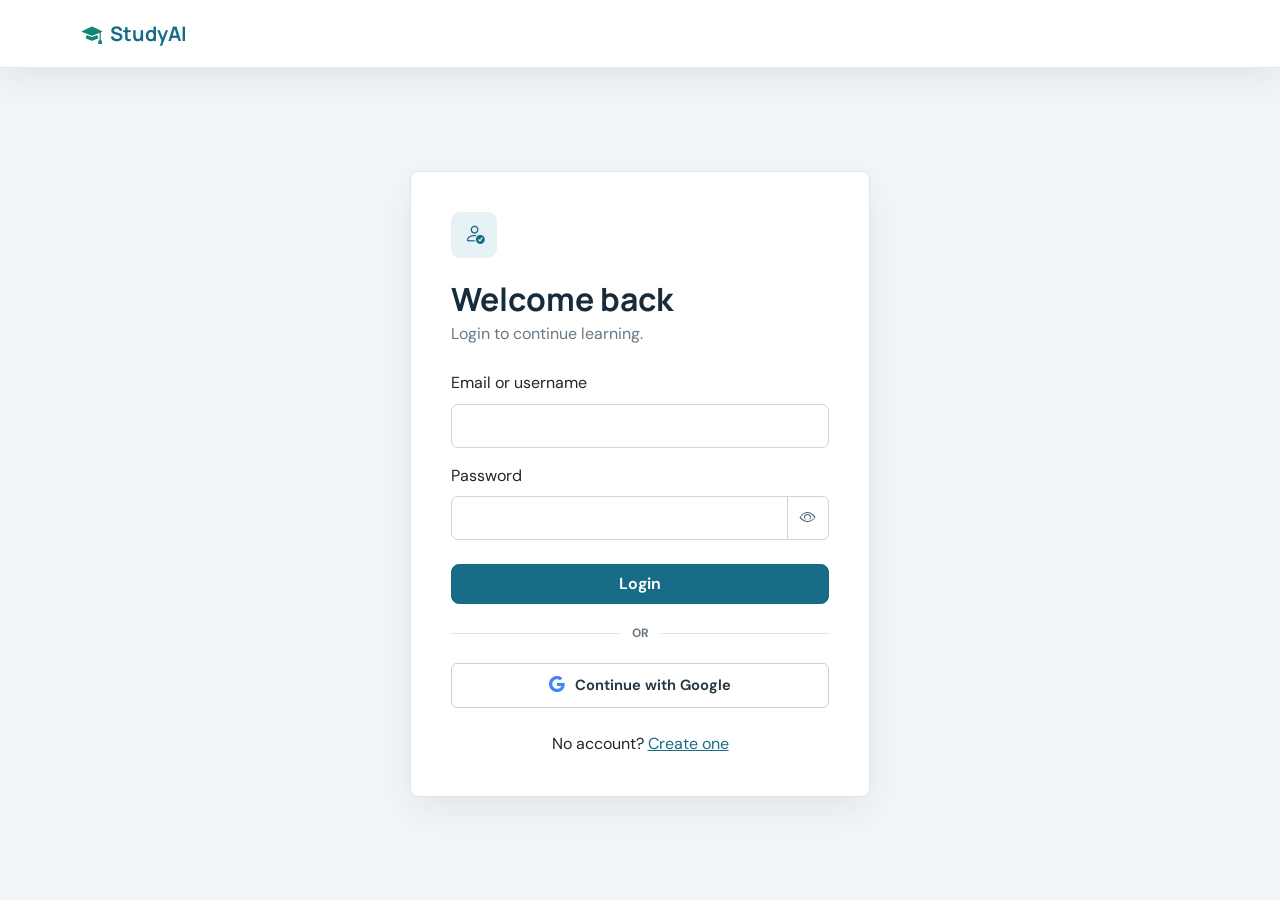
<file: templates/login.html>
<!DOCTYPE html>
<html lang="en">
<head>
  <meta charset="UTF-8">
  <meta name="viewport" content="width=device-width, initial-scale=1">
  <title>Login · StudyAI</title>
  <link href="https://cdn.jsdelivr.net/npm/bootstrap@5.3.3/dist/css/bootstrap.min.css" rel="stylesheet">
  <link href="https://cdn.jsdelivr.net/npm/bootstrap-icons@1.11.3/font/bootstrap-icons.min.css" rel="stylesheet">
  <link href="/static/style.css?v=5" rel="stylesheet">
</head>
<body>
  <nav class="navbar navbar-light bg-white shadow-sm">
    <div class="container">
      <a class="navbar-brand fw-bold text-primary" href="/"><i class="bi bi-mortarboard-fill me-2"></i>StudyAI</a>
    </div>
  </nav>
  <main class="auth-layout">
        <div class="card auth-panel shadow">
          <span class="auth-mark"><i class="bi bi-person-check" aria-hidden="true"></i></span>
          <h2 class="fw-bold mb-1">Welcome back</h2>
          <p class="text-secondary mb-4">Login to continue learning.</p>
          <div id="alertBox" role="status" aria-live="polite"></div>
          <form id="loginForm">
            <label class="form-label" for="username">Email or username</label>
            <input class="form-control mb-3" id="username" name="username" autocomplete="username" required>
            <label class="form-label" for="password">Password</label>
            <div class="input-group mb-4">
              <input class="form-control" type="password" name="password" id="password" required>
              <button class="btn btn-outline-secondary" type="button" data-toggle-password="password" aria-label="Show password" title="Show password">
                <i class="bi bi-eye" aria-hidden="true"></i>
              </button>
            </div>
            <button class="btn btn-primary w-100 rounded-pill" type="submit">
              <span class="btn-text">Login</span>
              <span class="spinner-border spinner-border-sm d-none" role="status"></span>
            </button>
          </form>
          <div class="auth-divider" role="separator" aria-label="or"><span>OR</span></div>
          <a class="google-signin" href="/auth/google"><i class="bi bi-google" aria-hidden="true"></i><span>Continue with Google</span></a>
          <p class="mt-4 mb-0 text-center">No account? <a href="/register">Create one</a></p>
        </div>
  </main>
  <script src="https://cdn.jsdelivr.net/npm/bootstrap@5.3.3/dist/js/bootstrap.bundle.min.js"></script>
  <script src="/static/script.js?v=5"></script>
</body>
</html>
</file>
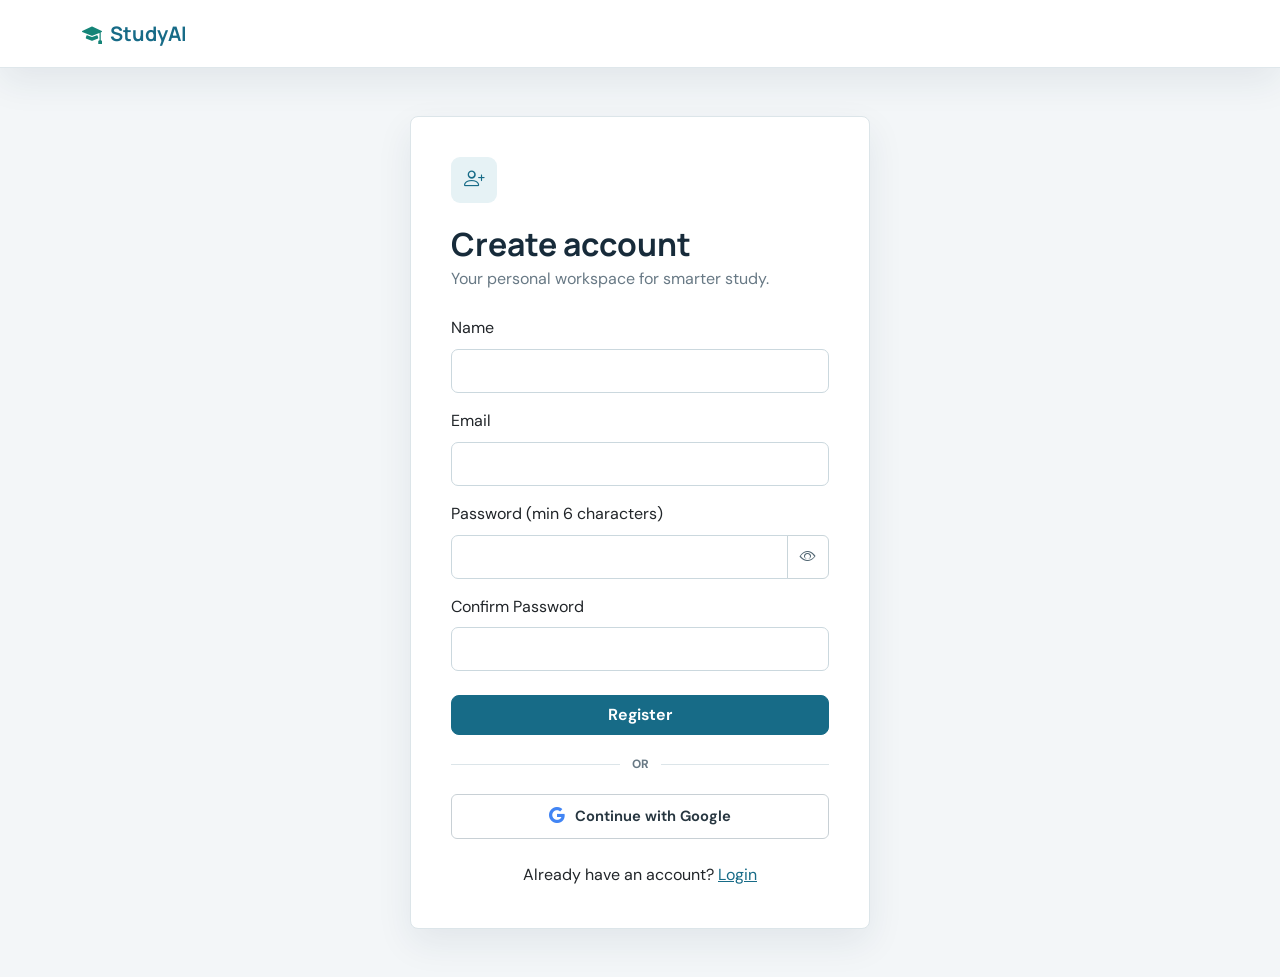
<file: templates/register.html>
<!DOCTYPE html>
<html lang="en">
<head>
  <meta charset="UTF-8">
  <meta name="viewport" content="width=device-width, initial-scale=1">
  <title>Register · StudyAI</title>
  <link href="https://cdn.jsdelivr.net/npm/bootstrap@5.3.3/dist/css/bootstrap.min.css" rel="stylesheet">
  <link href="https://cdn.jsdelivr.net/npm/bootstrap-icons@1.11.3/font/bootstrap-icons.min.css" rel="stylesheet">
  <link href="/static/style.css?v=5" rel="stylesheet">
</head>
<body>
  <nav class="navbar navbar-light bg-white shadow-sm">
    <div class="container">
      <a class="navbar-brand fw-bold text-primary" href="/"><i class="bi bi-mortarboard-fill me-2"></i>StudyAI</a>
    </div>
  </nav>
  <main class="auth-layout">
        <div class="card auth-panel shadow">
          <span class="auth-mark"><i class="bi bi-person-plus" aria-hidden="true"></i></span>
          <h2 class="fw-bold mb-1">Create account</h2>
          <p class="text-secondary mb-4">Your personal workspace for smarter study.</p>
          <div id="alertBox" role="status" aria-live="polite"></div>
          <form id="registerForm">
            <label class="form-label" for="username">Name</label>
            <input class="form-control mb-3" id="username" name="username" autocomplete="name" minlength="3" required>
            <label class="form-label" for="email">Email</label>
            <input class="form-control mb-3" id="email" type="email" name="email" autocomplete="email" required>
            <label class="form-label" for="password">Password (min 6 characters)</label>
            <div class="input-group mb-3">
              <input class="form-control" type="password" name="password" id="password" minlength="6" required>
              <button class="btn btn-outline-secondary" type="button" data-toggle-password="password" aria-label="Show password" title="Show password">
                <i class="bi bi-eye" aria-hidden="true"></i>
              </button>
            </div>
            <label class="form-label" for="confirm">Confirm Password</label>
            <input class="form-control mb-4" type="password" name="confirm" id="confirm" autocomplete="new-password" required>
            <button class="btn btn-primary w-100 rounded-pill" type="submit">
              <span class="btn-text">Register</span>
              <span class="spinner-border spinner-border-sm d-none" role="status"></span>
            </button>
          </form>
          <div class="auth-divider" role="separator" aria-label="or"><span>OR</span></div>
          <a class="google-signin" href="/auth/google"><i class="bi bi-google" aria-hidden="true"></i><span>Continue with Google</span></a>
          <p class="mt-4 mb-0 text-center">Already have an account? <a href="/login">Login</a></p>
        </div>
  </main>
  <script src="https://cdn.jsdelivr.net/npm/bootstrap@5.3.3/dist/js/bootstrap.bundle.min.js"></script>
  <script src="/static/script.js?v=5"></script>
</body>
</html>
</file>
<file: static/style.css>
@import url("https://fonts.googleapis.com/css2?family=DM+Sans:wght@400;500;600;700&family=Manrope:wght@500;600;700;800&display=swap");

:root {
  color-scheme: light;
  --page: #f3f6f8;
  --surface: #ffffff;
  --ink: #172b3a;
  --muted: #687985;
  --line: #dce5e9;
  --brand: #176b87;
  --brand-dark: #10556c;
  --brand-soft: #e6f2f5;
  --teal: #148477;
  --amber: #e3a347;
  --danger: #b94747;
  --shadow: 0 14px 36px rgba(24, 54, 71, 0.08);
}

* { box-sizing: border-box; }

body {
  min-height: 100vh;
  background: var(--page);
  color: var(--ink);
  font-family: "DM Sans", sans-serif;
  line-height: 1.55;
}

h1, h2, h3, h4, h5, .navbar-brand {
  color: var(--ink);
  font-family: "Manrope", sans-serif;
  font-weight: 750;
}

a { color: var(--brand); }
a:hover { color: var(--brand-dark); }
.text-secondary { color: var(--muted) !important; }
.text-primary, .text-indigo { color: var(--brand) !important; }

.navbar {
  min-height: 68px;
  border-bottom: 1px solid rgba(220, 229, 233, 0.9);
}

.navbar-brand { letter-spacing: 0; }
.navbar-brand i { color: var(--teal); }
.navbar .nav-link { color: #435765; font-weight: 600; }
.navbar .nav-link:hover, .navbar .nav-link.active { color: var(--brand); }

.workspace-navbar > .container-fluid { min-height: 68px; }
.workspace-navbar .navbar-brand { flex-shrink: 0; }
.workspace-user {
  display: inline-flex;
  min-width: 40px;
  max-width: min(240px, 32vw);
  align-items: center;
  justify-content: center;
  gap: 8px;
  padding: 9px 11px;
  border: 1px solid var(--line);
  border-radius: 7px;
  background: #f7fafb;
  color: var(--ink);
  font-size: 0.875rem;
  font-weight: 650;
  line-height: 1;
}
.workspace-user > i { flex: 0 0 auto; color: var(--teal); font-size: 1.1rem; }
.workspace-user [data-workspace-username] { overflow: hidden; text-overflow: ellipsis; white-space: nowrap; }
.workspace-logout {
  display: inline-flex;
  min-width: 40px;
  align-items: center;
  justify-content: center;
  gap: 7px;
  border: 1px solid var(--line);
  color: #435765;
}
.workspace-menu-toggle { display: inline-grid; width: 40px; height: 40px; place-items: center; padding: 0; }

.btn {
  min-height: 40px;
  font-weight: 650;
  transition: background-color 160ms ease, border-color 160ms ease, transform 160ms ease, box-shadow 160ms ease;
}

.btn:hover { transform: translateY(-1px); }
.btn:focus-visible, .form-control:focus-visible, .form-select:focus-visible,
button:focus-visible, a:focus-visible {
  outline: 3px solid rgba(20, 132, 119, 0.35);
  outline-offset: 2px;
}

.btn-primary {
  --bs-btn-bg: var(--brand);
  --bs-btn-border-color: var(--brand);
  --bs-btn-hover-bg: var(--brand-dark);
  --bs-btn-hover-border-color: var(--brand-dark);
  --bs-btn-active-bg: var(--brand-dark);
  --bs-btn-active-border-color: var(--brand-dark);
}

.btn-outline-primary {
  --bs-btn-color: var(--brand);
  --bs-btn-border-color: #a9cbd5;
  --bs-btn-hover-bg: var(--brand);
  --bs-btn-hover-border-color: var(--brand);
}

.btn-outline-secondary {
  --bs-btn-color: #526773;
  --bs-btn-border-color: #c9d5da;
}

.btn-outline-danger { --bs-btn-color: var(--danger); --bs-btn-border-color: #e6b9b9; }
.btn.rounded-pill { border-radius: 8px !important; }

.card {
  overflow: hidden;
  border: 1px solid var(--line) !important;
  border-radius: 8px !important;
  background: var(--surface);
  box-shadow: 0 4px 16px rgba(24, 54, 71, 0.045);
}

.shadow, .shadow-sm, .shadow-lg { box-shadow: var(--shadow) !important; }
.rounded-4 { border-radius: 8px !important; }
.form-control, .form-select {
  min-height: 44px;
  border-color: #cbd8de;
  border-radius: 7px;
  color: var(--ink);
}
.form-control:focus, .form-select:focus {
  border-color: var(--teal);
  box-shadow: 0 0 0 0.2rem rgba(20, 132, 119, 0.12);
}

.hero {
  position: relative;
  overflow: hidden;
  background-color: #eaf1f2;
  background-image: linear-gradient(90deg, rgba(234, 241, 242, 0.98) 0%, rgba(234, 241, 242, 0.88) 48%, rgba(234, 241, 242, 0.08) 100%);
}

.hero h1 { max-width: 720px; line-height: 1.12; }
.hero .lead { max-width: 580px; }
.hero-visual {
  position: relative;
  min-height: 380px;
  overflow: hidden;
  border-radius: 10px;
  background: #d2e2e2;
  box-shadow: var(--shadow);
}
.hero-visual img { width: 100%; height: 100%; min-height: 380px; object-fit: cover; display: block; }
.hero-visual::after {
  position: absolute;
  inset: 45% 0 0;
  content: "";
  background: linear-gradient(transparent, rgba(14, 38, 49, 0.58));
}
.hero-caption { position: absolute; z-index: 1; right: 22px; bottom: 18px; left: 22px; color: #fff; }
.hero-caption p { margin: 0; color: rgba(255, 255, 255, 0.82); }
.hero-caption strong { display: block; font: 700 18px "Manrope", sans-serif; }
.hero-flow { display: flex; flex-wrap: wrap; align-items: center; gap: 9px; color: var(--muted); font-size: 0.88rem; font-weight: 650; }
.hero-flow span { padding: 6px 10px; border: 1px solid rgba(23, 107, 135, 0.16); border-radius: 6px; background: rgba(255, 255, 255, 0.72); }
.hero-flow i { color: var(--teal); }

.section-kicker { color: var(--teal); font-size: 0.76rem; font-weight: 800; letter-spacing: 0.08em; text-transform: uppercase; }
.feature-card { height: 100%; padding: 1.35rem; transition: transform 180ms ease, box-shadow 180ms ease; }
.feature-card:hover { transform: translateY(-3px); box-shadow: var(--shadow) !important; }
.feature-icon { display: grid; width: 42px; height: 42px; place-items: center; border-radius: 8px; background: var(--brand-soft); color: var(--brand); font-size: 1.2rem; }
.flow-step { padding: 0.7rem 1rem; border: 1px solid var(--line); border-radius: 7px; background: var(--surface); color: var(--ink); text-align: center; font-weight: 700; }
.flow-step.accent { border-color: var(--brand); background: var(--brand); color: #fff; }
.flow-arrow { margin: 0.25rem 0; color: var(--teal); text-align: center; }

.auth-layout { min-height: calc(100vh - 68px); display: grid; place-items: center; padding: 48px 16px; }
.auth-panel { width: min(100%, 460px); padding: clamp(24px, 5vw, 40px); }
.auth-mark { display: grid; width: 46px; height: 46px; place-items: center; margin-bottom: 22px; border-radius: 9px; background: var(--brand-soft); color: var(--brand); font-size: 1.3rem; }
.auth-divider { display: flex; align-items: center; gap: 12px; margin: 20px 0; color: var(--muted); font-size: 0.75rem; font-weight: 700; }
.auth-divider::before, .auth-divider::after { height: 1px; flex: 1; background: var(--line); content: ""; }
.google-signin { display: flex; min-height: 44px; align-items: center; justify-content: center; gap: 10px; padding: 9px 14px; border: 1px solid #c8d0d5; border-radius: 6px; background: #fff; color: #273640; font-size: 0.92rem; font-weight: 650; text-decoration: none; transition: background-color 150ms ease, border-color 150ms ease, box-shadow 150ms ease; }
.google-signin i { color: #4285f4; font-size: 1rem; }
.google-signin:hover { border-color: #9aa9b1; background: #f8fafb; color: #172b3a; }
.google-signin:focus-visible { outline: 3px solid rgba(66, 133, 244, 0.28); outline-offset: 2px; }

.dashboard-head { display: flex; align-items: end; justify-content: space-between; gap: 24px; margin-bottom: 30px; }
.dashboard-head h1 { margin: 0 0 6px; font-size: 1.8rem; }
.stats-grid { margin-bottom: 32px; }
.stat-card { display: flex; align-items: center; gap: 14px; padding: 18px; }
.stat-card > div:last-child { display: flex; min-width: 0; flex: 1; flex-direction: column; align-items: center; justify-content: center; text-align: center; }
.stat-icon { display: grid; width: 44px; height: 44px; flex: 0 0 44px; place-items: center; border-radius: 8px; background: var(--brand-soft); color: var(--brand); font-size: 1.15rem; }
.stat-card:nth-child(2) .stat-icon { background: #e8f4ee; color: #287753; }
.stat-card:nth-child(3) .stat-icon { background: #fff3df; color: #9b681d; }
.stat-label { color: var(--muted); font-size: 0.88rem; font-weight: 600; }
.stat-value { flex: 0 0 auto; color: var(--ink); font: 800 1.65rem "Manrope", sans-serif; font-variant-numeric: tabular-nums; line-height: 1; text-align: right; }
.section-heading { display: flex; align-items: center; justify-content: space-between; gap: 16px; margin: 10px 0 16px; }
.section-heading h2 { margin: 0; font-size: 1.15rem; }
.material-toolbar { display: grid; grid-template-columns: minmax(220px, 1fr) auto auto; align-items: center; gap: 10px; margin: 18px 0; }
.material-search { position: relative; }
.material-search i { position: absolute; top: 13px; left: 13px; color: var(--muted); }
.material-search input { padding-left: 38px; }
.material-card { display: flex; height: 100%; flex-direction: column; padding: 18px; }
.material-card-top { display: flex; align-items: flex-start; gap: 13px; margin-bottom: auto; }
.pdf-mark { display: grid; width: 42px; height: 46px; flex: 0 0 42px; place-items: center; border-radius: 7px; background: #fbecec; color: #bc4d4d; font-size: 1.25rem; }
.material-card h3 { overflow-wrap: anywhere; margin: 1px 0 4px; font-size: 1rem; line-height: 1.35; }
.material-filename { color: var(--muted); font-size: 0.8rem; overflow-wrap: anywhere; }
.material-date { margin: 16px 0 12px; color: var(--muted); font-size: 0.8rem; }
.material-status { display: flex; flex-wrap: wrap; gap: 7px; margin-bottom: 14px; }
.status-chip { display: inline-flex; align-items: center; gap: 5px; padding: 4px 8px; border-radius: 5px; background: #edf2f4; color: #526773; font-size: 0.75rem; font-weight: 650; }
.status-chip.ready { background: #e8f4ee; color: #287753; }
.material-actions { display: flex; flex-wrap: wrap; gap: 7px; align-items: center; }
.material-actions .btn { min-height: 34px; }
.filter-tabs { display: flex; gap: 5px; overflow-x: auto; }
.filter-tabs button { padding: 7px 10px; border: 0; border-radius: 6px; background: transparent; color: var(--muted); font-size: 0.85rem; font-weight: 650; white-space: nowrap; }
.filter-tabs button.active { background: var(--brand-soft); color: var(--brand-dark); }
.empty-state { padding: 56px 20px; text-align: center; }
.empty-state-icon { margin-bottom: 15px; color: var(--teal); font-size: 2.1rem; }

.upload-panel { padding: clamp(22px, 4vw, 38px); }
.drop-box { border: 1.5px dashed #96b9c3; border-radius: 8px !important; background: #f7fafb; cursor: pointer; transition: border-color 160ms ease, background 160ms ease; }
.drop-box:hover, .drop-box.dragover { border-color: var(--teal); background: #eaf5f4; }
.drop-icon { display: grid; width: 56px; height: 56px; place-items: center; margin: 0 auto 12px; border-radius: 10px; background: var(--brand-soft); color: var(--brand); font-size: 1.5rem; }
.upload-meta { display: flex; flex-wrap: wrap; gap: 10px 20px; color: var(--muted); font-size: 0.82rem; }
.upload-success { padding: 24px; border: 1px solid #bdddc9; border-radius: 8px; background: #eff8f2; }
.upload-success-icon { color: #287753; font-size: 1.5rem; }

.summary-content { display: grid; gap: 0; padding: 0; }
.summary-section { padding: 22px 24px; border-bottom: 1px solid var(--line); }
.summary-section:last-child { border-bottom: 0; }
.summary-section h3 { margin-bottom: 10px; font-size: 1rem; }
.summary-section p:last-child, .summary-section ul:last-child { margin-bottom: 0; }
.summary-actions { display: flex; flex-wrap: wrap; gap: 8px; }

.quiz-shell { max-width: 820px; margin: 28px auto; }
.quiz-progress-wrap { margin-bottom: 22px; }
.quiz-progress-label { display: flex; justify-content: space-between; margin-bottom: 8px; color: var(--muted); font-size: 0.85rem; font-weight: 650; }
.quiz-progress { height: 7px; overflow: hidden; border-radius: 8px; background: #dce6e9; }
.quiz-progress .progress-bar { background: var(--teal); transition: width 180ms ease; }
.quiz-question { margin-bottom: 22px; font-size: 1.25rem; line-height: 1.4; }
.option-label { display: flex; align-items: flex-start; gap: 11px; padding: 13px 15px; margin-bottom: 9px; border: 1px solid var(--line); border-radius: 7px; background: #fff; cursor: pointer; transition: border-color 150ms ease, background 150ms ease; }
.option-label:hover, .option-label.selected { border-color: var(--brand); background: #eef5f7; }
.option-label input { margin-top: 4px; accent-color: var(--brand); }
.quiz-result-score { display: grid; width: 110px; height: 110px; place-items: center; margin: 18px 0; border: 7px solid #cfe8e1; border-radius: 50%; color: var(--teal); font: 800 1.35rem "Manrope", sans-serif; }

.alert { border-radius: 7px; }
.toast-container { z-index: 1080; }
.footer { padding: 28px 0; border-top: 1px solid var(--line); color: var(--muted); }
.fade-in { animation: fade-in 280ms ease both; }
@keyframes fade-in { from { opacity: 0; transform: translateY(7px); } to { opacity: 1; transform: translateY(0); } }

@media (max-width: 767.98px) {
  .dashboard-head { align-items: flex-start; flex-direction: column; }
  .material-toolbar { grid-template-columns: 1fr 1fr; }
  .material-search { grid-column: 1 / -1; }
  .hero-visual, .hero-visual img { min-height: 260px; }
  .auth-layout { padding-top: 28px; padding-bottom: 28px; }
}

@media (prefers-reduced-motion: reduce) {
  *, *::before, *::after { scroll-behavior: auto !important; animation-duration: 0.01ms !important; transition-duration: 0.01ms !important; }
}
</file>
